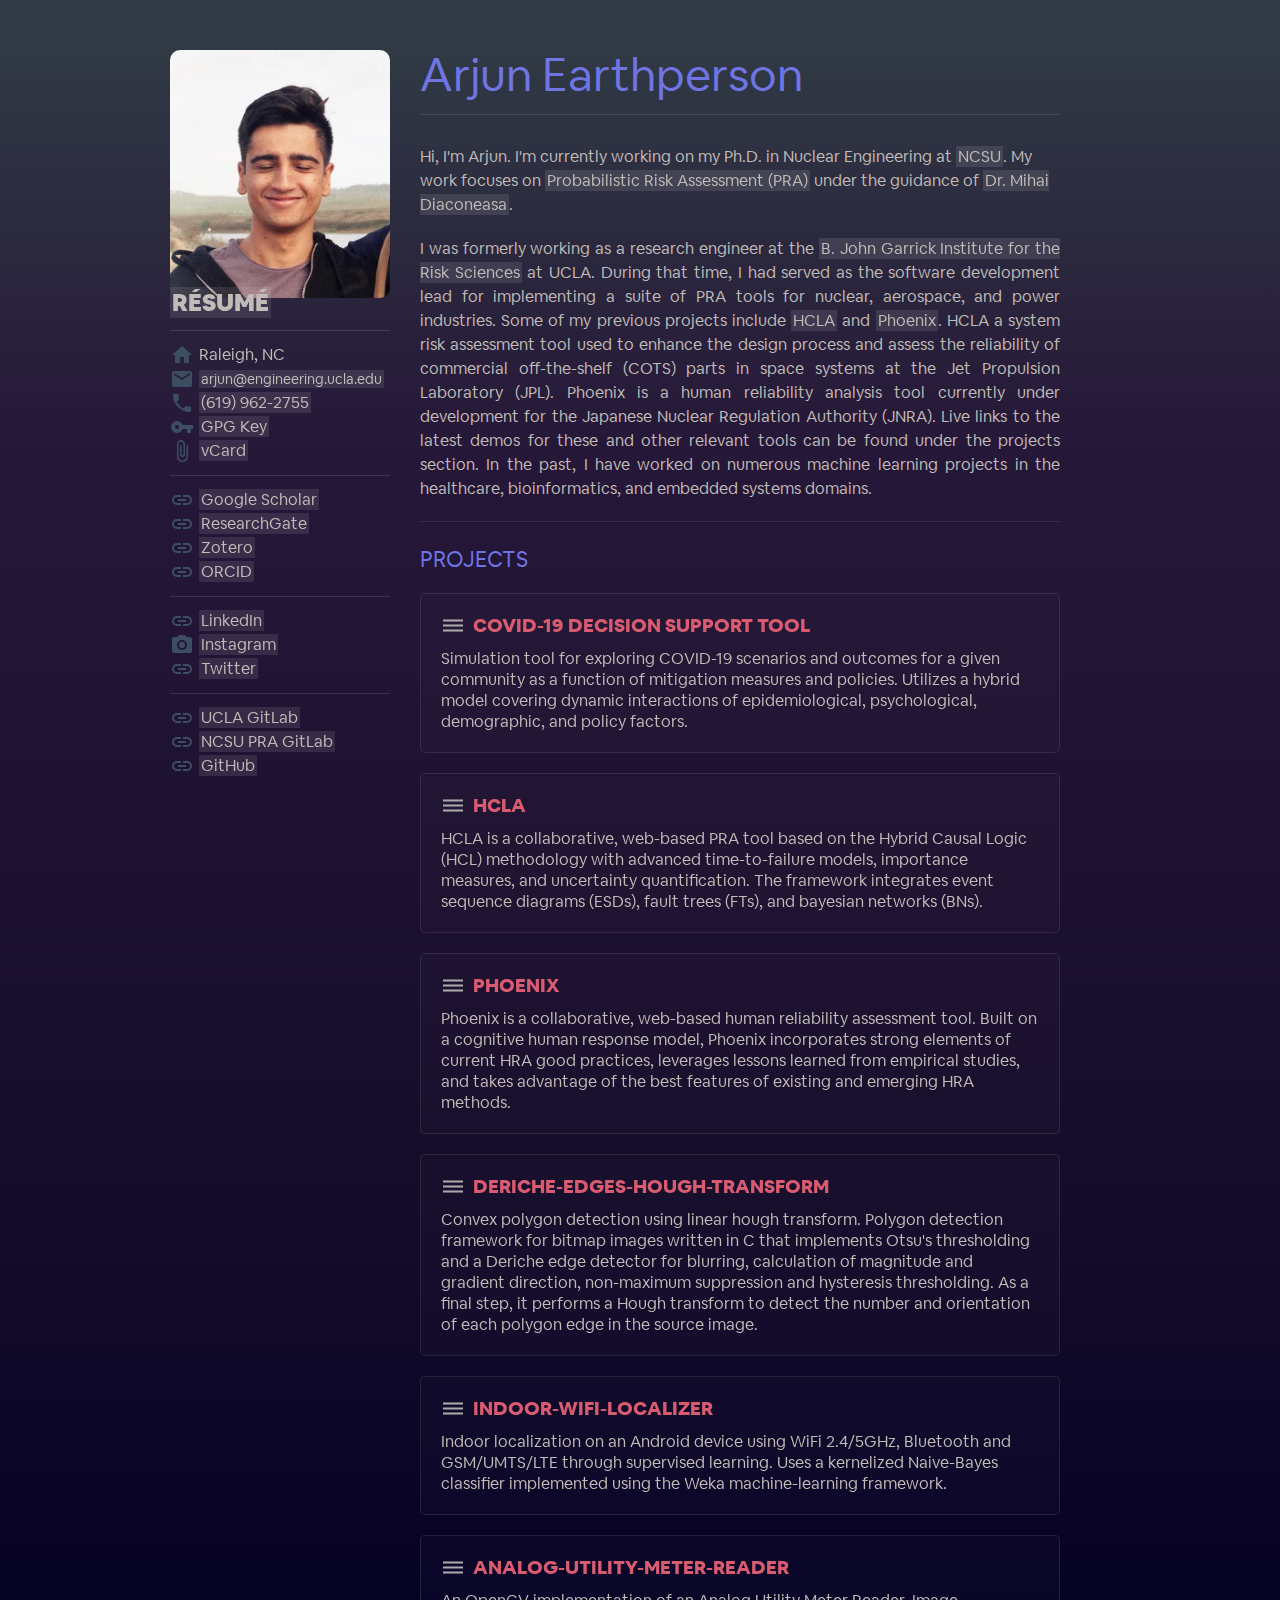
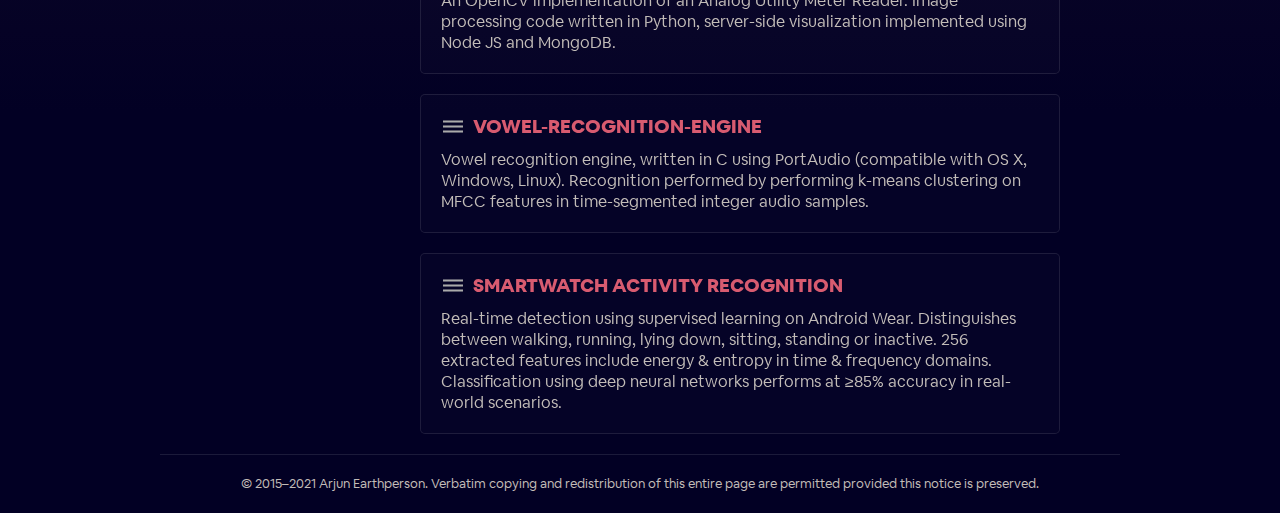
<file: www/index.html>
<!DOCTYPE html>
<html lang="en-us" dir="ltr">
<head>
	<!-- Global site tag (gtag.js) - Google Analytics -->
	<script async src="https://googletagmanager.com/gtag/js?id=UA-57270104-2"></script>
	<script>
		window.dataLayer = window.dataLayer || [];
		function gtag(){dataLayer.push(arguments);}
		gtag('js', new Date());
		gtag('config', 'UA-57270104-2');
	</script>
	<script>
		function setBg(color) {
			document.getElementById('root').style.background = `var(${color})`;
		}
		function onHover() {
			//setBg('--hovercolor');
			document.getElementById('flipcard').style.transform = 'rotateY(180deg)';
		}
		function onHoverOut() {
			//setBg('--basecolor');
			document.getElementById('flipcard').style.transform = 'rotateY(0deg)';
		}
	</script>
	<meta charset="utf-8">
	<title lang="en">About Arjun Earthperson</title>
	<link rel="dns-prefetch" href="https://arjunearthperson.com/">
	<link rel="preconnect" href="https://arjunearthperson.com/" crossorigin>
	<link rel="canonical" href="https://arjunearthperson.com/">
	<meta name="description" content="Arjun Earthperson. PhD Nuclear Engineering, NCSU. BS Electrical Engineering UCLA. arjun@engineering.ucla.edu. (619)962-2755. Raleigh, NC.">
	<meta name="author" translate="no" content="Arjun Earthperson">
	<meta name="viewport" content="width=device-width, initial-scale=1">

	<script type="application/ld+json">
		{
			"@context": "https://schema.org",
			"@type": "Article",
			"url": "https://arjunearthperson.com",
			"name": "Arjun Earthperson",
			"sameAs": "https://arjunearthperson.com/entity.jsonld",
			"mainEntity": {
				"@type": "Person",
				"name": "https://arjunearthperson.com/entity.jsonld"
			},
			"mainEntityOfPage": {
				"@type": "WebPage",
				"@id": "https://arjunearthperson.com"
			},
			"headline": "Nuclear engineering graduate student, electrical engineer",
			"image": [
				"https://arjunearthperson.com/images/mug_1.jpg",
				"https://arjunearthperson.com/images/mug_2.jpg",
				"https://arjunearthperson.com/images/mug_3.jpg",
				"https://arjunearthperson.com/images/mug_4.jpg",
				"https://arjunearthperson.com/images/mug_5.jpg"
			],
			"datePublished": "2018-04-05T08:00:00+08:00",
			"dateModified": "2021-02-19T09:20:00+08:00",
			"author": {
				"@type": "Person",
				"name": "Arjun Earthperson"
			},
			"publisher": {
				"@type": "Person",
				"name": "Arjun Earthperson"
			}
		}
	</script>

	<link rel="preload" href="assets/fonts/material-icon/Material-Icon.woff2" as="font" crossorigin type="font/woff2">
	<link rel="preload" href="assets/fonts/cereal/Cereal-Black.woff2" as="font" crossorigin type="font/woff2">
	<link rel="preload" href="assets/fonts/cereal/Cereal-Extra-Bold.woff2" as="font" crossorigin type="font/woff2">
<!--    <link rel="preload" href="assets/fonts/cereal/Cereal-Bold.woff2" as="font" crossorigin type="font/woff2">-->
<!--    <link rel="preload" href="assets/fonts/cereal/Cereal-Medium.woff2" as="font" crossorigin type="font/woff2">-->
    <link rel="preload" href="assets/fonts/cereal/Cereal-Book.woff2" as="font" crossorigin type="font/woff2">
<!--	<link rel="preload" href="assets/fonts/cereal/Cereal-Light.woff2" as="font" crossorigin type="font/woff2">-->
	<link rel="stylesheet" href="stylesheets/1-skeleton.css">
	<link rel="stylesheet" href="stylesheets/2-base.css">
	<link rel="stylesheet" href="stylesheets/3-layout.css">
	<link rel="stylesheet" href="stylesheets/4-project.css">
	<link rel="stylesheet" href="stylesheets/5-flip-card.css">
	<link rel="stylesheet" href="stylesheets/6-dark-mode.css">

	<link rel="shortcut icon" href="assets/favicon/a.ico">
	<link rel="apple-touch-icon" href="assets/favicon/a-57.png">
	<link rel="apple-touch-icon" sizes="72x72" href="assets/favicon/a-72.png">
	<link rel="apple-touch-icon" sizes="114x114" href="assets/favicon/a-114.png">
</head>
<body>
<div id="root" >
	<div class="container">
		<div class="four columns contactcard">
			<div class="flip-card" onmouseover="onHover()" onmouseout="onHoverOut()">
				<div id="flipcard"  class="flip-card-inner">
					<div class="flip-card-front">
						<picture>
							<source type="image/webp" srcset="images/mug_3.webp" class="contactimage">
							<source type="image/jpeg" srcset="images/mug_3.jpg" class="contactimage">
							<img src="images/mug_3.jpg" alt="Closed" class="contactimage">
						</picture>
					</div>
					<div class="flip-card-back">
						<picture>
							<source type="image/webp" srcset="images/mug_2.webp" class="contactimage">
							<source type="image/jpeg" srcset="images/mug_2.jpg" class="contactimage">
							<img src="images/mug_3.jpg" alt="Open" class="contactimage">
						</picture>
					</div>
				</div>
			</div>
			<h5><a style="font-weight: 800" href="assets/arjun_resume.pdf" class="small-title">Résumé</a></h5>
			<ul class="info">
				<li>
					<i class="material-icons tiny">home</i>
					Raleigh, NC
				</li>
				<li>
					<i class="material-icons tiny">email</i>
					<a style="font-size: 0.875rem" href="mailto:arjun@engineering.ucla.edu">arjun@engineering.ucla.edu</a>
				</li>
				<li>
					<i class="material-icons tiny">phone</i>
					<a href="tel:+16199622755" itemprop="telephone">(619) 962-2755</a>
				</li>
				<li>
					<i class="material-icons tiny">vpn_key</i>
					<a href="assets/C79B8751.txt">GPG Key</a>
				</li>
				<li>
					<i class="material-icons tiny" >attach_file</i>
					<a href="assets/arjun_contactcard.vcf">vCard</a>
				</li>
			</ul>
			<ul class="info">
				<li>
					<i class="material-icons tiny">link</i>
					<a href="https://scholar.google.com/citations?user=wxR1ySEAAAAJ">Google Scholar</a>
				</li>
				<li>
					<i class="material-icons tiny">link</i>
					<a href="https://www.researchgate.net/profile/Arjun_Earthperson">ResearchGate</a>
				</li>
				<li>
					<i class="material-icons tiny">link</i>
					<a href="https://www.zotero.org/arjunearthperson">Zotero</a>
				</li>
				<li>
					<div itemscope itemtype="https://schema.org/Person">
						<i class="material-icons tiny">link</i>
						<a itemprop="sameAs" content="https://orcid.org/0000-0003-2085-0638" href="https://orcid.org/0000-0003-2085-0638">
							ORCID
						</a>
					</div>
				</li>
			</ul>
			<ul class="info">
				<li>
					<i class="material-icons tiny">link</i>
					<a href="https://www.linkedin.com/in/arjun372">LinkedIn</a>
				</li>
				<li>
					<i class="material-icons tiny">photo_camera</i>
					<a href="https://www.instagram.com/arjunearthperson/">Instagram</a>
				</li>
				<li>
					<i class="material-icons tiny">link</i>
					<a href="https://twitter.com/a_earthperson">Twitter</a>
				</li>
			</ul>
			<ul class="info">
				<li>
					<i class="material-icons tiny">link</i>
					<a href="https://apps.risksciences.ucla.edu/gitlab/arjun">UCLA GitLab</a>
				</li>
				<li>
					<i class="material-icons tiny">link</i>
					<a href="https://apps.ne.ncsu.edu/gitlab/arjun">NCSU PRA GitLab</a>
				</li>
				<li>
					<i class="material-icons tiny">link</i>
					<a href="https://github.com/arjun372">GitHub</a>
				</li>
			</ul>
		</div>
		<div class="eleven columns clearfix offset-by-four">
			<section class="eleven columns">
				<div class="main" role="main">
					<main class="main" role="main">
						<div id="content">
							<h1 itemprop="headline" class="name" translate="no">Arjun Earthperson</h1>
							<hr class="thick" />
							<div class="intro">
								<p>
									Hi, I'm Arjun. I'm currently working on my Ph.D. in Nuclear Engineering at <a href="https://www.ne.ncsu.edu/prag/people/arjun-earthperson">NCSU</a>. My work focuses on <a href="https://en.wikipedia.org/wiki/Probabilistic_risk_assessment">Probabilistic Risk Assessment (PRA)</a> under the guidance of <a href="https://www.ne.ncsu.edu/people/madiacon/">Dr. Mihai Diaconeasa</a>.
								</p>
							</div>
							<p>
								I was formerly working as a research engineer at the
								<a href="https://www.risksciences.ucla.edu/people-research-affiliates/arjun-earthperson">B. John Garrick Institute for the Risk Sciences</a> at UCLA.
								During that time, I had served as the software development lead for implementing a suite of PRA tools for nuclear, aerospace, and power industries.
								Some of my previous projects include <a href="https://www.risksciences.ucla.edu/hcla">HCLA</a>
								and <a href="https://apps.risksciences.ucla.edu/phoenix">Phoenix</a>. HCLA a system risk assessment tool
								used to enhance the design process and assess the reliability of commercial off-the-shelf (COTS)
								parts in space systems at the Jet Propulsion Laboratory (JPL). Phoenix is a human reliability analysis tool
								currently under development for the Japanese Nuclear Regulation Authority (JNRA). Live links to the
								latest demos for these and other relevant tools can be found under the projects section.
								In the past, I have worked on numerous machine learning projects in the healthcare, bioinformatics, and embedded systems domains.
							</p>
						</div>
					</main>
				</div>
				<hr style="margin: unset" />
				<br>
			</section>
			<section class="eleven columns">
				<h2 class="name small-title">Projects</h2>
				<ul>
					<li>
						<a class="project" href="https://apps.risksciences.ucla.edu/infection-prediction/">
							<i class="material-icons tiny">dehaze</i>
							<h4 class="small-title">COVID-19 Decision Support Tool</h4>
							<p>Simulation tool for exploring COVID-19 scenarios and outcomes for a given community as a function of mitigation measures and policies. Utilizes a hybrid model covering dynamic interactions of epidemiological, psychological, demographic, and policy factors.</p>
						</a>
					</li>
					<li>
						<a class="project" href="https://apps.risksciences.ucla.edu/hcla/">
							<i class="material-icons tiny">dehaze</i>
							<h4 class="small-title">HCLA</h4>
							<p>HCLA is a collaborative, web-based PRA tool based on the Hybrid Causal Logic (HCL) methodology with advanced time-to-failure models, importance measures, and uncertainty quantification. The framework integrates event sequence diagrams (ESDs), fault trees (FTs), and bayesian networks (BNs).</p>
						</a>
					</li>
					<li>
						<a class="project" href="https://apps.risksciences.ucla.edu/phoenix/">
							<i class="material-icons tiny">dehaze</i>
							<h4 class="small-title">Phoenix</h4>
							<p>Phoenix is a collaborative, web-based human reliability assessment tool. Built on a cognitive human response model, Phoenix incorporates strong elements of current HRA good practices, leverages lessons learned from empirical studies, and takes advantage of the best features of existing and emerging HRA methods.</p>
						</a>
					</li>
					<li>
						<a class="project" href="https://github.com/arjun372/Deriche-Edges-HoughTransform/">
							<i class="material-icons tiny">dehaze</i>
							<h4 class="small-title">Deriche-Edges-Hough-Transform</h4>
							<p>Convex polygon detection using linear hough transform. Polygon detection framework for bitmap images written in C that implements Otsu's thresholding and a Deriche edge detector for blurring, calculation of magnitude and gradient direction, non-maximum suppression and hysteresis thresholding. As a final step, it performs a Hough transform to detect the number and orientation of each polygon edge in the source image.</p>
						</a>
					</li>
					<li>
						<a class="project" href="https://github.com/arjun372/Indoor-WiFi-Localizer/">
							<i class="material-icons tiny">dehaze</i>
							<h4 class="small-title">Indoor-WiFi-Localizer</h4>
							<p>Indoor localization on an Android device using WiFi 2.4/5GHz, Bluetooth and GSM/UMTS/LTE through supervised learning. Uses a kernelized Naive-Bayes classifier implemented using the Weka machine-learning framework.</p>
						</a>
					</li>
					<li>
						<a class="project" href="https://github.com/arjun372/Analog-Utility-Meter-Reader">
							<i class="material-icons tiny">dehaze</i>
							<h4 class="small-title">Analog-Utility-Meter-Reader</h4>
							<p>An OpenCV implementation of an Analog Utility Meter Reader. Image processing code written in Python, server-side visualization implemented using Node JS and MongoDB.</p>
						</a>
					</li>
					<li>
						<a class="project" href="https://github.com/arjun372/Vowel-Recognition-Engine">
							<i class="material-icons tiny">dehaze</i>
							<h4 class="small-title">Vowel-Recognition-Engine</h4>
							<p>Vowel recognition engine, written in C using PortAudio (compatible with OS X, Windows, Linux). Recognition performed by performing k-means clustering on MFCC features in time-segmented integer audio samples.</p>
						</a>
					</li>
					<li>
						<a class="project" href="https://github.com/arjun372/smartwatch-accel-positioning">
							<i class="material-icons tiny">dehaze</i>
							<h4 class="small-title">Smartwatch Activity Recognition</h4>
							<p>Real-time detection using supervised learning on Android Wear. Distinguishes between walking, running, lying down, sitting, standing or inactive. 256 extracted features include energy & entropy in time & frequency domains. Classification using deep neural networks performs at ≥85% accuracy in real-world scenarios.</p>
						</a>
					</li>
				</ul>
			</section>
		</div>
		<footer class="copyright">
			<hr>
			<br>
			<span>© 2015–2021 Arjun Earthperson. Verbatim copying and redistribution of this entire page are permitted provided this notice is preserved.</span>
		</footer>
	</div>
</div>
</body>
</html>
</file>
<file: www/stylesheets/1-skeleton.css>
/*
* Skeleton V1.2
* Copyright 2011, Dave Gamache
* www.getskeleton.com
* Free to use under the MIT license.
* http://www.opensource.org/licenses/mit-license.php
* 6/20/2012
*/


/* Table of Contents
==================================================
    #Base 960 Grid
    #Tablet (Portrait)
    #Mobile (Portrait)
    #Mobile (Landscape)
    #Clearing */



/* #Base 960 Grid
================================================== */

    .container                                  { position: relative; width: 960px; margin: 0 auto; padding: 0; }
    .container .column,
    .container .columns                         { float: left; margin-left: 10px; margin-right: 10px; }
    .row                                        { margin-bottom: 20px; }

    /* Nested Column Classes */
    .column.alpha, .columns.alpha               { margin-left: 0; }
    .column.omega, .columns.omega               { margin-right: 0; }

    /* Base Grid */
    .container .one.column,
    .container .one.columns                     { width: 40px;  }
    .container .two.columns                     { width: 100px; }
    .container .three.columns                   { width: 160px; }
    .container .four.columns                    { width: 220px; position: fixed;}
    .container .five.columns                    { width: 280px; }
    .container .six.columns                     { width: 340px; }
    .container .seven.columns                   { width: 400px; }
    .container .eight.columns                   { width: 460px; }
    .container .nine.columns                    { width: 520px; }
    .container .ten.columns                     { width: 580px; }
    .container .eleven.columns                  { width: 640px; }
    .container .twelve.columns                  { width: 700px; }
    .container .thirteen.columns                { width: 760px; }
    .container .fourteen.columns                { width: 820px; }
    .container .fifteen.columns                 { width: 880px; }
    .container .sixteen.columns                 { width: 940px; }

    .container .one-third.column                { width: 300px; }
    .container .two-thirds.column               { width: 620px; }

    /* Offsets */
    .container .offset-by-one                   { padding-left: 60px;  }
    .container .offset-by-two                   { padding-left: 120px; }
    .container .offset-by-three                 { padding-left: 180px; }
    .container .offset-by-four                  { padding-left: 240px; }
    .container .offset-by-five                  { padding-left: 300px; }
    .container .offset-by-six                   { padding-left: 360px; }
    .container .offset-by-seven                 { padding-left: 420px; }
    .container .offset-by-eight                 { padding-left: 480px; }
    .container .offset-by-nine                  { padding-left: 540px; }
    .container .offset-by-ten                   { padding-left: 600px; }
    .container .offset-by-eleven                { padding-left: 660px; }
    .container .offset-by-twelve                { padding-left: 720px; }
    .container .offset-by-thirteen              { padding-left: 780px; }
    .container .offset-by-fourteen              { padding-left: 840px; }
    .container .offset-by-fifteen               { padding-left: 900px; }



/* #Tablet (Portrait)
================================================== */

    /* Note: Design for a width of 768px */

    @media only screen and (min-width: 768px) and (max-width: 959px) {
        .container                                  { width: 768px; }
        .container .column,
        .container .columns                         { margin-left: 10px; margin-right: 10px;  }
        .column.alpha, .columns.alpha               { margin-left: 0; margin-right: 10px; }
        .column.omega, .columns.omega               { margin-right: 0; margin-left: 10px; }
        .alpha.omega                                { margin-left: 0; margin-right: 0; }

        .container .one.column,
        .container .one.columns                     { width: 28px; }
        .container .two.columns                     { width: 76px; }
        .container .three.columns                   { width: 124px; }
        .container .four.columns                    { width: 172px; position: fixed;}
        .container .five.columns                    { width: 220px; }
        .container .six.columns                     { width: 268px; }
        .container .seven.columns                   { width: 316px; }
        .container .eight.columns                   { width: 364px; }
        .container .nine.columns                    { width: 412px; }
        .container .ten.columns                     { width: 460px; }
        .container .eleven.columns                  { width: 508px; }
        .container .twelve.columns                  { width: 556px; }
        .container .thirteen.columns                { width: 604px; }
        .container .fourteen.columns                { width: 652px; }
        .container .fifteen.columns                 { width: 700px; }
        .container .sixteen.columns                 { width: 748px; }

        .container .one-third.column                { width: 236px; }
        .container .two-thirds.column               { width: 492px; }

        /* Offsets */
        .container .offset-by-one                   { padding-left: 48px; }
        .container .offset-by-two                   { padding-left: 96px; }
        .container .offset-by-three                 { padding-left: 144px; }
        .container .offset-by-four                  { padding-left: 192px; }
        .container .offset-by-five                  { padding-left: 240px; }
        .container .offset-by-six                   { padding-left: 288px; }
        .container .offset-by-seven                 { padding-left: 336px; }
        .container .offset-by-eight                 { padding-left: 384px; }
        .container .offset-by-nine                  { padding-left: 432px; }
        .container .offset-by-ten                   { padding-left: 480px; }
        .container .offset-by-eleven                { padding-left: 528px; }
        .container .offset-by-twelve                { padding-left: 576px; }
        .container .offset-by-thirteen              { padding-left: 624px; }
        .container .offset-by-fourteen              { padding-left: 672px; }
        .container .offset-by-fifteen               { padding-left: 720px; }
    }


/*  #Mobile (Portrait)
================================================== */

    /* Note: Design for a width of 320px */

    @media only screen and (max-width: 767px) {
        .container { width: 300px; }
        .container .columns,
        .container .column { margin: 0; }

        .container .one.column,
        .container .one.columns,
        .container .two.columns,
        .container .three.columns,
        .container .four.columns,
        .container .five.columns,
        .container .six.columns,
        .container .seven.columns,
        .container .eight.columns,
        .container .nine.columns,
        .container .ten.columns,
        .container .eleven.columns,
        .container .twelve.columns,
        .container .thirteen.columns,
        .container .fourteen.columns,
        .container .fifteen.columns,
        .container .sixteen.columns,
        .container .one-third.column,
        .container .two-thirds.column  { width: 300px; position: relative;}

        /* Offsets */
        .container .offset-by-one,
        .container .offset-by-two,
        .container .offset-by-three,
        .container .offset-by-four,
        .container .offset-by-five,
        .container .offset-by-six,
        .container .offset-by-seven,
        .container .offset-by-eight,
        .container .offset-by-nine,
        .container .offset-by-ten,
        .container .offset-by-eleven,
        .container .offset-by-twelve,
        .container .offset-by-thirteen,
        .container .offset-by-fourteen,
        .container .offset-by-fifteen { padding-left: 0; }

    }


/* #Mobile (Landscape)
================================================== */

    /* Note: Design for a width of 480px */

    @media only screen and (min-width: 480px) and (max-width: 767px) {
        .container { width: 420px; }
        .container .columns,
        .container .column { margin: 0; }

        .container .one.column,
        .container .one.columns,
        .container .two.columns,
        .container .three.columns,
        .container .four.columns,
        .container .five.columns,
        .container .six.columns,
        .container .seven.columns,
        .container .eight.columns,
        .container .nine.columns,
        .container .ten.columns,
        .container .eleven.columns,
        .container .twelve.columns,
        .container .thirteen.columns,
        .container .fourteen.columns,
        .container .fifteen.columns,
        .container .sixteen.columns,
        .container .one-third.column,
        .container .two-thirds.column { width: 420px; }
    }


/* #Clearing
================================================== */

    /* Self Clearing Goodness */
    .container:after { content: "\0020"; display: block; height: 0; clear: both; visibility: hidden; }

    /* Use clearfix class on parent to clear nested columns,
    or wrap each row of columns in a <div class="row"> */
    .clearfix:before,
    .clearfix:after,
    .row:before,
    .row:after {
      content: '\0020';
      display: block;
      overflow: hidden;
      visibility: hidden;
      width: 0;
      height: 0; }
    .row:after,
    .clearfix:after {
      clear: both; }
    .row,
    .clearfix {
        /*zoom:1;*/
    }

    /* You can also use a <br class="clear" /> to clear columns */
    .clear {
      clear: both;
      display: block;
      overflow: hidden;
      visibility: hidden;
      width: 0;
      height: 0;
    }
</file>
<file: www/stylesheets/2-base.css>
/*
* Skeleton V1.2
* Copyright 2011, Dave Gamache
* www.getskeleton.com
* Free to use under the MIT license.
* http://www.opensource.org/licenses/mit-license.php
* 6/20/2012
*/


/* Table of Content
==================================================
	#Reset & Basics
	#Basic Styles
	#Site Styles
	#Typography
	#Links
	#Lists
	#Images
	#Buttons
	#Forms
	#Misc */

@font-face {
	font-family: 'Material Icons';
	font-style: normal;
	font-weight: 400;
	font-display: swap;
	src: url('../assets/fonts/material-icon/Material-Icon.woff2') format('woff2');
}

.material-icons {
	font-family: "Material Icons";
	font-weight: normal;
	font-style: normal;
	font-size: 24px;
	line-height: 1;
	letter-spacing: normal;
	text-transform: none;
	display: inline-block;
	white-space: nowrap;
	word-wrap: normal;
	direction: ltr;
	-webkit-font-feature-settings: 'liga';
	-webkit-font-smoothing: antialiased;
}
@font-face {
	font-weight: 800;
	font-style: normal;
	font-family: 'Cereal';
	font-display: swap;
	src: local(sans-serif);
	src: url('../assets/fonts/cereal/Cereal-Black.woff2') format('woff2');
}

@font-face {
	font-weight: 700;
	font-style: normal;
	font-family: 'Cereal';
	font-display: swap;
	src: local(sans-serif);
	src: url('../assets/fonts/cereal/Cereal-Extra-Bold.woff2') format('woff2');
}

/*@font-face {*/
/*	font-weight: 600;*/
/*	font-style: normal;*/
/*	font-family: 'Cereal';*/
/*	font-display: swap;*/
/*	src: local(sans-serif);*/
/*	src: url('../assets/fonts/cereal/Cereal-Bold.woff2') format('woff2');*/
/*}*/

/*@font-face {*/
/*	font-weight: 500;*/
/*	font-style: normal;*/
/*	font-family: 'Cereal';*/
/*	font-display: swap;*/
/*	src: local(sans-serif);*/
/*    src: url('../assets/fonts/cereal/Cereal-Medium.woff2') format('woff2');*/
/*}*/

@font-face {
	font-weight: 400;
	font-style: normal;
	font-family: 'Cereal';
	font-display: swap;
	src: local(sans-serif);
	src: url('../assets/fonts/cereal/Cereal-Book.woff2') format('woff2');
}

/*@font-face {*/
/*	font-weight: 300;*/
/*	font-style: normal;*/
/*	font-family: 'Cereal';*/
/*	font-display: swap;*/
/*	src: local(sans-serif);*/
/*	src: url('../assets/fonts/cereal/Cereal-Light.woff2') format('woff2');*/
/*}*/

/* #Reset & Basics (Inspired by E. Meyers)
================================================== */
	html, body, div, span, applet, object, iframe, h1, h2, h3, h4, h5, h6, p, blockquote, pre, a, abbr, acronym, address, big, cite, code, del, dfn, em, img, ins, kbd, q, s, samp, small, strike, strong, sub, sup, tt, var, b, u, i, center, dl, dt, dd, ol, ul, li, fieldset, form, label, legend, table, caption, tbody, tfoot, thead, tr, th, td, article, aside, canvas, details, embed, figure, figcaption, footer, header, hgroup, menu, nav, output, ruby, section, summary, time, mark, audio, video {
		margin: 0;
		padding: 0;
		border: 0;
		font-size: 100%;
		font: inherit;
		vertical-align: baseline; }
	article, aside, details, figcaption, figure, footer, header, hgroup, menu, nav, section {
		display: block; }
	body {
		line-height: 1.5; }
	ol, ul {
		list-style: none; }
	blockquote, q {
		quotes: none; }
	blockquote:before, blockquote:after,
	q:before, q:after {
		content: '';
		content: none; }
	table {
		border-collapse: collapse;
		border-spacing: 0; }


/* #Basic Styles
================================================== */
	body {
		font-family: "Cereal", "HelveticaNeue", "Helvetica Neue", Helvetica, Arial, sans-serif;
		font-size: 1rem;
		color: rgb(48,48,48);
		-webkit-font-smoothing: antialiased; /* Fix for webkit rendering */
		-webkit-text-size-adjust: 100%;
		transition: background 0.66s ease;
		/*background-image: url("../images/back_1.jpg");*/
 }
	body > * {
		transition: background 0.66s ease;
	}



/* #Typography
================================================== */
	h1, h2, h3, h4, h5, h6 {
		color: #181818;
		font-family: "Cereal", "Georgia", "Times New Roman", serif;
		font-weight: normal; }
	h1 a, h2 a, h3 a, h4 a, h5 a, h6 a { font-weight: inherit; }
	h1 { font-size: 46px; line-height: 50px; margin-bottom: 14px;}
	h2 { font-size: 35px; line-height: 40px; margin-bottom: 10px; }
	h3 { font-size: 28px; line-height: 34px; margin-bottom: 8px; }
	h4 { font-size: 21px; line-height: 30px; margin-bottom: 4px; }
	h5 { font-size: 17px; line-height: 24px; }
	h6 { font-size: 14px; line-height: 21px; }
	.subheader { color: #777; }

	p {margin: 0 0 20px 0; }
	p img { margin: 0; }
	p.lead { font-size: 21px; line-height: 27px; color: #777;  }

	em { font-style: italic; }
	strong { font-weight: bold; color: #333; }
	small { font-size: 80%; }

/*	Blockquotes  */
	blockquote, blockquote p { font-size: 17px; line-height: 24px; color: #777; font-style: italic; }
	blockquote { margin: 0 0 20px; padding: 9px 20px 0 19px; border-left: 1px solid #ddd; }
	blockquote cite { display: block; font-size: 12px; color: #555; }
	blockquote cite:before { content: "\2014 \0020"; }
	blockquote cite a, blockquote cite a:visited, blockquote cite a:visited { color: #555; }

	hr { border: solid #ddd; border-width: 1px 0 0; clear: both; margin: 10px 0 30px; height: 0; }

/* #Links
================================================== */
	a, a:visited { color: #333; text-decoration: underline; outline: 0; padding-left: 2px; padding-right: 2px;}
	a:hover, a:focus { color: #000; }
	p a, p a:visited { line-height: inherit; }


/* #Lists
================================================== */
	ul, ol { margin-bottom: 20px; }
	ul { list-style: none outside; }
	ol { list-style: decimal; }
	ol, ul.square, ul.circle, ul.disc { margin-left: 30px; }
	ul.square { list-style: square outside; }
	ul.circle { list-style: circle outside; }
	ul.disc { list-style: disc outside; }
	ul ul, ul ol,
	ol ol, ol ul { margin: 4px 0 5px 30px; font-size: 90%;  }
	ul ul li, ul ol li,
	ol ol li, ol ul li { margin-bottom: 6px; }
	li { line-height: 18px; margin-bottom: 12px; }
	ul.large li { line-height: 21px; }
	li p { line-height: 21px; }

/* #Images
================================================== */

	img.scale-with-grid {
		max-width: 100%;
		height: auto; }


/* #Buttons
================================================== */

	.button,
	button,
	input[type="submit"],
	input[type="reset"],
	input[type="button"] {
		background: #eee; /* Old browsers */
		background: #eee -moz-linear-gradient(top, rgba(255,255,255,.2) 0%, rgba(0,0,0,.2) 100%); /* FF3.6+ */
		background: #eee -webkit-gradient(linear, left top, left bottom, color-stop(0%,rgba(255,255,255,.2)), color-stop(100%,rgba(0,0,0,.2))); /* Chrome,Safari4+ */
		background: #eee -webkit-linear-gradient(top, rgba(255,255,255,.2) 0%,rgba(0,0,0,.2) 100%); /* Chrome10+,Safari5.1+ */
		background: #eee -o-linear-gradient(top, rgba(255,255,255,.2) 0%,rgba(0,0,0,.2) 100%); /* Opera11.10+ */
		background: #eee -ms-linear-gradient(top, rgba(255,255,255,.2) 0%,rgba(0,0,0,.2) 100%); /* IE10+ */
		background: #eee linear-gradient(top, rgba(255,255,255,.2) 0%,rgba(0,0,0,.2) 100%); /* W3C */
	  border: 1px solid #aaa;
	  border-top: 1px solid #ccc;
	  border-left: 1px solid #ccc;
	  -moz-border-radius: 3px;
	  -webkit-border-radius: 3px;
	  border-radius: 3px;
	  color: #444;
	  display: inline-block;
	  font-size: 11px;
	  font-weight: bold;
	  text-decoration: none;
	  text-shadow: 0 1px rgba(255, 255, 255, .75);
	  cursor: pointer;
	  margin-bottom: 20px;
	  line-height: normal;
	  padding: 8px 10px;
	  font-family: "Cereal", "HelveticaNeue", "Helvetica Neue", Helvetica, Arial, sans-serif; }

	.button:hover,
	button:hover,
	input[type="submit"]:hover,
	input[type="reset"]:hover,
	input[type="button"]:hover {
		color: #222;
		background: #ddd; /* Old browsers */
		background: #ddd -moz-linear-gradient(top, rgba(255,255,255,.3) 0%, rgba(0,0,0,.3) 100%); /* FF3.6+ */
		background: #ddd -webkit-gradient(linear, left top, left bottom, color-stop(0%,rgba(255,255,255,.3)), color-stop(100%,rgba(0,0,0,.3))); /* Chrome,Safari4+ */
		background: #ddd -webkit-linear-gradient(top, rgba(255,255,255,.3) 0%,rgba(0,0,0,.3) 100%); /* Chrome10+,Safari5.1+ */
		background: #ddd -o-linear-gradient(top, rgba(255,255,255,.3) 0%,rgba(0,0,0,.3) 100%); /* Opera11.10+ */
		background: #ddd -ms-linear-gradient(top, rgba(255,255,255,.3) 0%,rgba(0,0,0,.3) 100%); /* IE10+ */
		background: #ddd linear-gradient(top, rgba(255,255,255,.3) 0%,rgba(0,0,0,.3) 100%); /* W3C */
	  border: 1px solid #888;
	  border-top: 1px solid #aaa;
	  border-left: 1px solid #aaa; }

	.button:active,
	button:active,
	input[type="submit"]:active,
	input[type="reset"]:active,
	input[type="button"]:active {
		border: 1px solid #666;
		background: #ccc; /* Old browsers */
		background: #ccc -moz-linear-gradient(top, rgba(255,255,255,.35) 0%, rgba(10,10,10,.4) 100%); /* FF3.6+ */
		background: #ccc -webkit-gradient(linear, left top, left bottom, color-stop(0%,rgba(255,255,255,.35)), color-stop(100%,rgba(10,10,10,.4))); /* Chrome,Safari4+ */
		background: #ccc -webkit-linear-gradient(top, rgba(255,255,255,.35) 0%,rgba(10,10,10,.4) 100%); /* Chrome10+,Safari5.1+ */
		background: #ccc -o-linear-gradient(top, rgba(255,255,255,.35) 0%,rgba(10,10,10,.4) 100%); /* Opera11.10+ */
		background: #ccc -ms-linear-gradient(top, rgba(255,255,255,.35) 0%,rgba(10,10,10,.4) 100%); /* IE10+ */
		background: #ccc linear-gradient(top, rgba(255,255,255,.35) 0%,rgba(10,10,10,.4) 100%); /* W3C */ }

	.button.full-width,
	button.full-width,
	input[type="submit"].full-width,
	input[type="reset"].full-width,
	input[type="button"].full-width {
		width: 100%;
		padding-left: 0 !important;
		padding-right: 0 !important;
		text-align: center; }

	/* Fix for odd Mozilla border & padding issues */
	button::-moz-focus-inner,
	input::-moz-focus-inner {
    border: 0;
    padding: 0;
	}


/* #Forms
================================================== */

	form {
		margin-bottom: 20px; }
	fieldset {
		margin-bottom: 20px; }
	input[type="text"],
	input[type="password"],
	input[type="email"],
	textarea,
	select {
		border: 1px solid #ccc;
		padding: 6px 4px;
		outline: none;
		-moz-border-radius: 2px;
		-webkit-border-radius: 2px;
		border-radius: 2px;
		font: 13px "Cereal", "HelveticaNeue", "Helvetica Neue", Helvetica, Arial, sans-serif;
		color: #777;
		margin: 0;
		width: 210px;
		max-width: 100%;
		display: block;
		margin-bottom: 20px;
		background: #fff; }
	select {
		padding: 0; }
	input[type="text"]:focus,
	input[type="password"]:focus,
	input[type="email"]:focus,
	textarea:focus {
		border: 1px solid #aaa;
 		color: #444;
 		-moz-box-shadow: 0 0 3px rgba(0,0,0,.2);
		-webkit-box-shadow: 0 0 3px rgba(0,0,0,.2);
		box-shadow:  0 0 3px rgba(0,0,0,.2); }
	textarea {
		min-height: 60px; }
	label,
	legend {
		display: block;
		font-weight: bold;
		font-size: 13px;  }
	select {
		width: 220px; }
	input[type="checkbox"] {
		display: inline; }
	label span,
	legend span {
		font-weight: normal;
		font-size: 13px;
		color: #444; }

/* #Misc
================================================== */
	.remove-bottom { margin-bottom: 0 !important; }
	.half-bottom { margin-bottom: 10px !important; }
	.add-bottom { margin-bottom: 20px !important; }
</file>
<file: www/stylesheets/3-layout.css>
body {
	font-family: "Cereal", "HelveticaNeue", 'Helvetica Neue', Helvetica, Arial, sans-serif;
	transition: background 0.66s ease;
	--basecolor: white;
	--hovercolor: white;
}

#root {
	padding-top: 50px;
	background: var(--basecolor);
}

#content > p {
	text-align: justify;
}
.copyright {
	text-align: center;
	width: 100%;
	font-size: 80%;
	padding: 0px 0px 20px 0px;
}

.copyright > hr {
	margin: 0px 0px 0px 0px;
}

section > h3 {
	padding-top: 10px;
	font-family: "Cereal", "Georgia", "Times New Roman", serif;
}

section > h4 {
	font-family: "Cereal", "Georgia", "Times New Roman", serif;
}

section > hr {
	margin: 0px 0px 10px 0px;
}

code {
	font-family: monospace;
}

.small-title {
	font-size: 140%;
	line-height: 120%;
	text-transform: uppercase;
}

.source {
	text-align: center;
	text-transform: uppercase;
	color: #373335;
	font-family: "Cereal", "Georgia", "Times New Roman", serif;
}

.git {
	text-align: center;
	text-transform: uppercase;
	color: #008e00;
	font-family: "Cereal", "Georgia", "Times New Roman", serif;
}

.name > sup {
    vertical-align: super;
    font-size: 0.9rem;
	color: #444;
}

.name {
	color: rgb(111, 117, 227);
}

.contactimage {
	width: 100%;
	height: auto;
	border-radius: 10px;
	-webkit-border-radius: 10px;
	-moz-border-radius: 10px;
	display: block;
}

line {
	display: block;
	height: 1px;
	border: 0;
	border-top: 1px solid #cc3814;
	margin: 1em 0;
	padding: 1em 0;
}

line > .thick {
	height : 1px;
	border-top: 3px solid #ccc;
}

.info {
	border-top: 1px solid rgba(255,255,255,0.13);
	margin-bottom: unset;
	padding-top: 12px;
	margin-top: 12px;
}
.info li {
	display: block;
	height: 24px;
	line-height: 24px;
	margin-bottom: unset;
}

.info i {
	float:left;
	margin-right: 5px;
	color: #3d4e62;
}

.info img {
	width:21px;
	float:left;
	margin-right: 5px;
}


a {
	text-decoration: none;
	background-color: #eaeaea;
}

a > .important {
	background-color: white;
	color:rgb(194,39,39);
}

a:visited {
	color: inherit;
}

a:hover, a:focus {
	color: rgb(111, 117, 227);
}

header > h1, section > h1 {
	font-family: "Cereal", "Georgia", "Times New Roman", serif;
	color: rgb(111, 117, 227);
}

header > h1 {
	font-size: 350%;
	margin-bottom: 20px;
}

article {
	margin-bottom: 20px;
}

article > header > h1 {
	font-family: "Cereal", "HelveticaNeue", 'Helvetica Neue', Helvetica, Arial, sans-serif;
	font-size: 112%;
	font-weight: bold;
	line-height: 150%;
	margin-bottom: 0;
	color: inherit;
}

article > header > span + span {
	margin-left: 2px;
}

article > header > span + span::before {
	content: '@';
	margin-right: 4px;
}

article > header > span {
	color: rgb(168, 168, 168);
	font-size: 100%;
}

article > header > span a {
	color: inherit;
}

article > header address {
	display: inline;
}

article > header address + time {
	margin-left: 6px;
}

article > header address + time::before {
	content: '—';
	margin-right: 6px;
}

em {
	font-style: normal;
	font-weight: bold;
	color: rgb(100, 100, 100);
	margin-right: 6px;
}

@media print {
	@page {
		margin: 15mm;
	}

	body {
		font-size: 14pt;
		line-height: 21pt;
	}

	.container > .contactcard {
		font-size: 80%;
		line-height: 160%;
	}

	article > header > span {
		font-size: 80%;
		line-height: 80%;
	}
}
</file>
<file: www/stylesheets/4-project.css>
/* Project Unfocused */
.project {
	cursor: pointer;
	display:block;
	padding:20px;
	background-color: #f8f8f8;
	border-radius: 5px;
	-webkit-border-radius: 5px;
	-moz-border-radius: 5px;
	border: 1px solid rgba(255,255,255,0.1);
	margin: 20px 0 20px 0;
}

.project > i {
  float:left;
  margin-right: 8px;
  color:#aaa;
}

.project > p {
	margin:10px 0 0 0;
}
/* Project focused */
.project:hover, .project:focus {
	background-color: #f0f0f0;
  	border: 1px solid #ccc;
}

/* Project heading - unfocused */
.project > h4 {
  	color:#d85b70;
	display: block;
	font-weight: bold;
	font-size:120%;
	line-height: 24px;
	font-family: "Cereal", "HelveticaNeue", 'Helvetica Neue', Helvetica, Arial, sans-serif;
}

/* Project update status : when project unfocused */
.project > .update {
  font-family:monospace;
  border-radius: 5px;
  background-color: #fff;
  -webkit-border-radius: 5px;
  -moz-border-radius: 5px;
  border: 1px solid #ddd;
  padding:4px;
}

/* Project update status : Project focused */
.project:hover .update, .project:focus .update {
	/*background-color: #fafafa;*/
}
</file>
<file: www/stylesheets/5-flip-card.css>
/* The flip card container - set the width and height to whatever you want. We have added the border property to demonstrate that the flip itself goes out of the box on hover (remove perspective if you don't want the 3D effect */
.flip-card {
    background-color: transparent;
    width: 100%;
    height: auto;
    margin-block-end: 1.2rem;
    perspective: 1000px; /* Remove this if you don't want the 3D effect */
}

/* This container is needed to position the front and back side */
.flip-card-inner {
    position: relative;
    width: 100%;
    height: 100%;
    text-align: center;
    transition: transform 0.66s ease;
    transform-style: preserve-3d;
}

/* Do an horizontal flip when you move the mouse over the flip box container */
.flip-card:hover .flip-card-inner {
    /*transform: rotateY(180deg);*/
}

/* Position the front and back side */
.flip-card-front, .flip-card-back {
    width: 100%;
    height: 100%;
    -webkit-backface-visibility: hidden; /* Safari */
    backface-visibility: hidden;
}

/* Style the front side (fallback if image is missing) */
.flip-card-front {
    position: absolute;
}

/* Style the back side */
.flip-card-back {
    transform: rotateY(180deg);
}
</file>
<file: www/stylesheets/6-dark-mode.css>
hr { border-color: rgba(255,255,255,0.1);}
body {
    --hovercolor: linear-gradient(332deg, rgba(4, 4, 4, 1), rgb(29, 30, 34) 79.83%, rgba(48, 50, 58, 1));
    --basecolor: linear-gradient(to top, rgba(2, 0, 36, 1) 18.91%, rgb(21, 12, 42) 43.28%, rgba(29, 14, 48, 0.96) 78.99%, rgb(48, 57, 68) 97.48%);
    color: rgb(194,188,184);
}
p {
    color: rgb(194,188,184);
}

a {
    background-color: rgba(255, 255, 255, 0.1);
    color: rgb(194,188,184);
    filter: saturate(100%);
    -webkit-filter: saturate(100%);
}

a:hover, a:focus {
    color: #d85b70;
    filter: saturate(200%);
    -webkit-filter: saturate(200%);
}

header > h1, section > h1 {
    font-family: "Cereal", "Georgia", "Times New Roman", serif;
    color: rgb(111, 117, 227);
}

.project {
    background-color: rgba(255,255,255,0.01);
    border-color: rgba(255,255,255,0.1);
}
.project:hover {
    background-color: rgba(255,255,255,0.03);
    border-color: rgba(255,255,255,0.13);
}
.project > .update {
    background-color: rgba(255,255,255,0.01);
    border-color: rgba(255,255,255,0.1);
}
h1, h2, h3, h4, h5, h6 {
    color: #d85b70;
}
</file>
